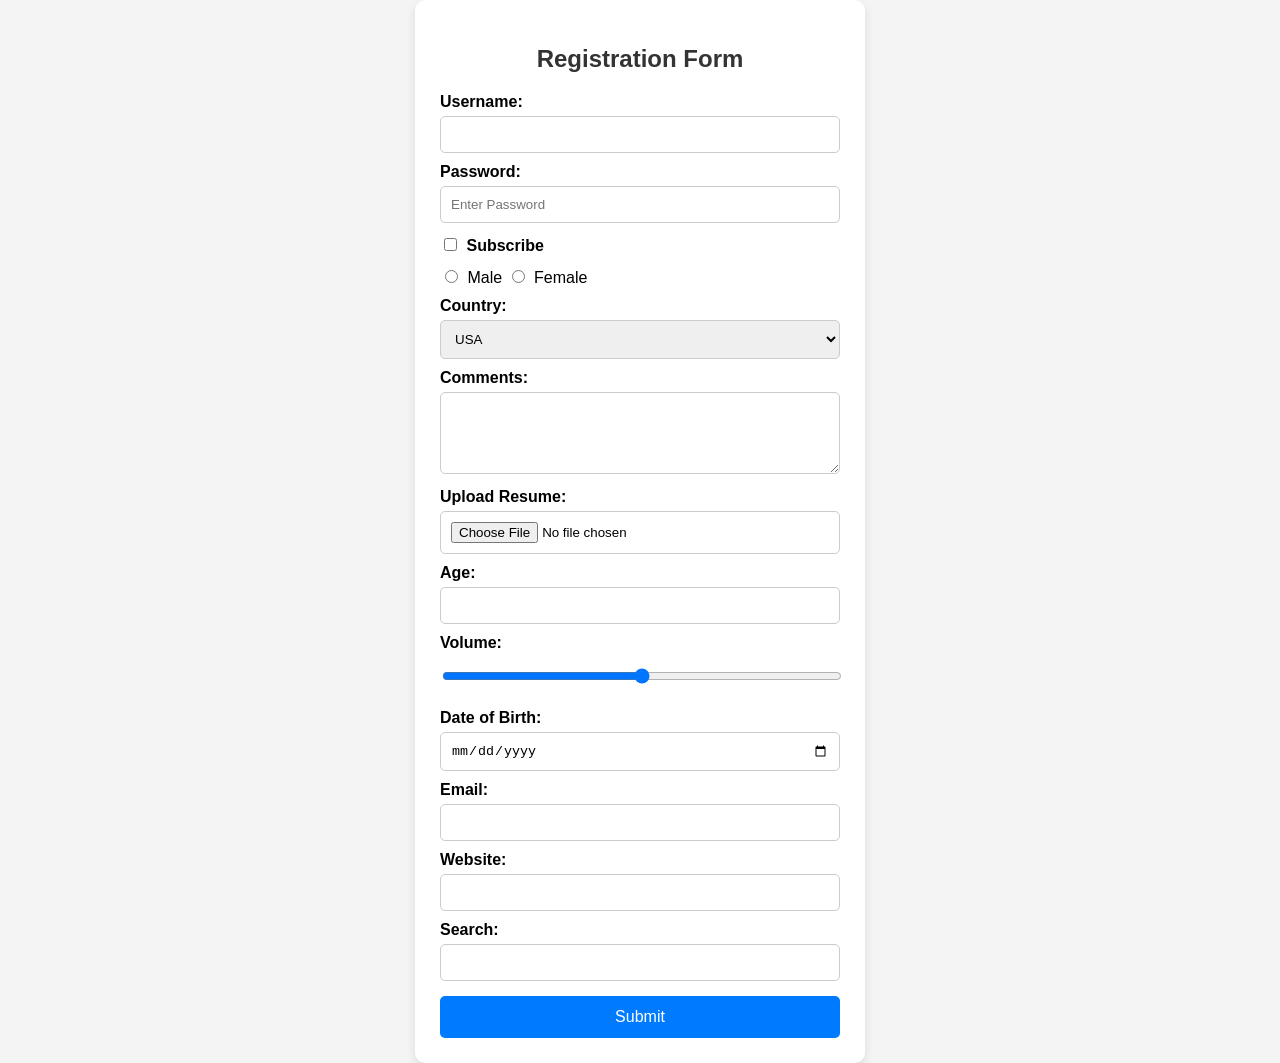
<file: index.html>
<!DOCTYPE html>
<html lang="en">

<head>
    <meta charset="UTF-8">
    <meta name="viewport" content="width=device-width, initial-scale=1.0">
    <title>Styled Form</title>

    <style>
        body {
            font-family: Arial, sans-serif;
            background: #f4f4f4;
            display: flex;
            justify-content: center;
            align-items: center;
            min-height: 100vh;
            margin: 0;
        }

        .form-container {
            background: #fff;
            padding: 25px;
            border-radius: 10px;
            box-shadow: 0 4px 10px rgba(0, 0, 0, 0.1);
            width: 400px;
        }

        h2 {
            text-align: center;
            margin-bottom: 20px;
            color: #333;
        }

        label {
            font-weight: bold;
            display: block;
            margin-top: 10px;
        }

        input,
        select,
        textarea {
            width: 100%;
            padding: 10px;
            margin-top: 5px;
            border: 1px solid #ccc;
            border-radius: 5px;
            box-sizing: border-box;
        }

        textarea {
            resize: vertical;
        }

        .inline {
            margin-top: 10px;
        }

        .inline input {
            width: auto;
            margin-right: 5px;
        }

        button {
            width: 100%;
            padding: 12px;
            margin-top: 15px;
            background: #007bff;
            color: white;
            border: none;
            border-radius: 5px;
            cursor: pointer;
            font-size: 16px;
        }

        button:hover {
            background: #0056b3;
        }
    </style>
</head>

<body>

    <div class="form-container">
        <h2>Registration Form</h2>

        <form action="/action.php" method="post">

            <label for="username">Username:</label>
            <input type="text" id="username" name="username">

            <label>Password:</label>
            <input type="password" name="password" placeholder="Enter Password">

            <div class="inline">
                <input type="checkbox" name="subscribe" value="yes">
                <label style="display:inline;">Subscribe</label>
            </div>

            <div class="inline">
                <input type="radio" name="gender" value="male"> Male
                <input type="radio" name="gender" value="female"> Female
            </div>

            <label>Country:</label>
            <select name="country">
                <option value="us">USA</option>
                <option value="ca">Canada</option>
                <option value="In">India</option>
            </select>

            <label>Comments:</label>
            <textarea name="comments" rows="4"></textarea>

            <label>Upload Resume:</label>
            <input type="file" name="resume">

            <label>Age:</label>
            <input type="number" name="age" min="18" max="100">

            <label>Volume:</label>
            <input type="range" name="volume" min="0" max="100">

            <label>Date of Birth:</label>
            <input type="date" name="dob">

            <label>Email:</label>
            <input type="email" name="email">

            <label>Website:</label>
            <input type="url" name="website">

            <label>Search:</label>
            <input type="search" name="query">

            <button type="submit">Submit</button>

        </form>
    </div>

</body>

</html>
</file>
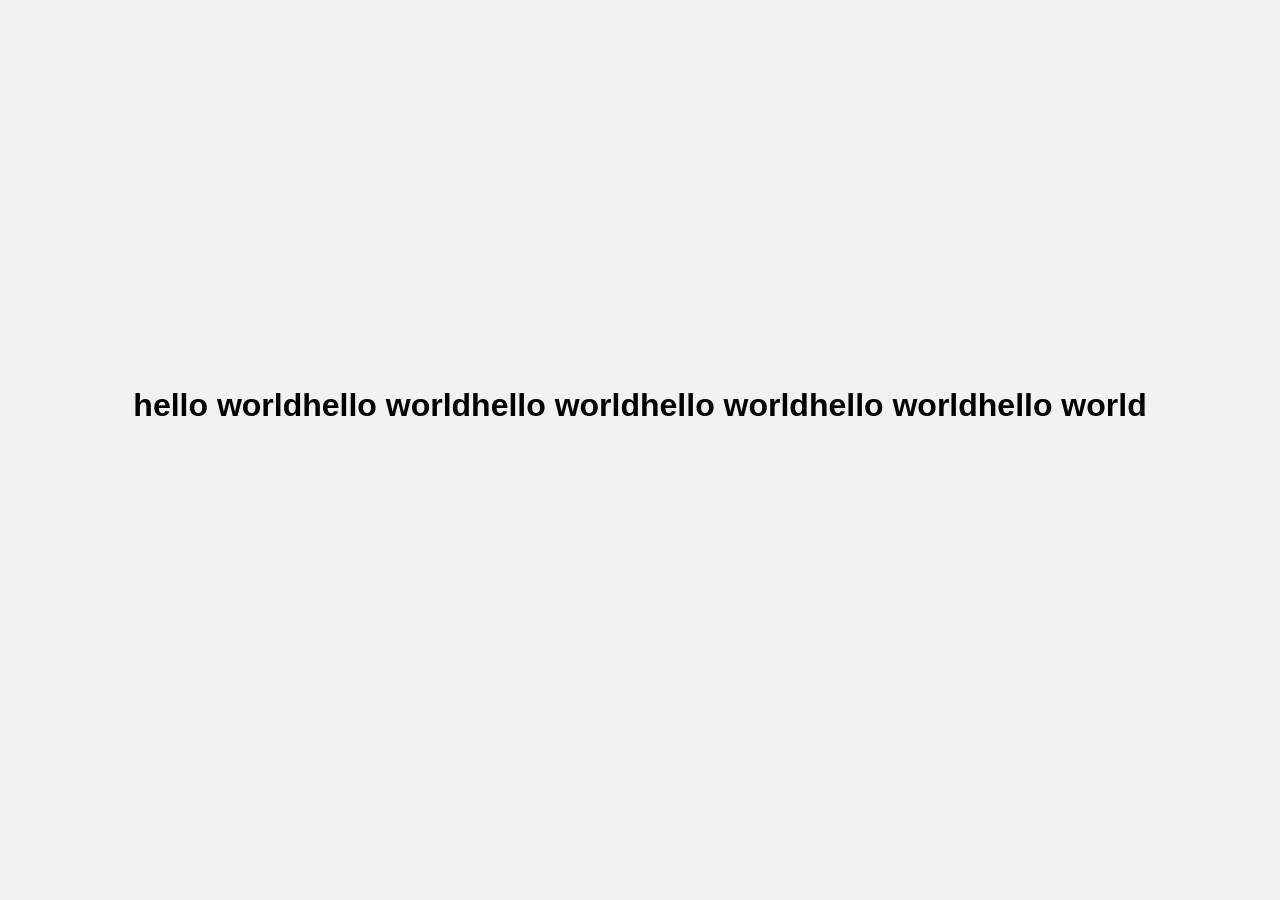
<file: index1.html>
<!DOCTYPE html>
<html lang="en">

<head>
    <meta charset="UTF-8">
    <meta name="viewport" content="width=device-width, initial-scale=1.0">
    <title>demo</title>
    <link rel="stylesheet" href="style.css">
</head>

<body>
    <h1>hello world</h1>
    <h1>hello world</h1>
    <h1>hello world</h1>
    <h1>hello world</h1>
    <h1>hello world</h1>
    <h1>hello world</h1>
</body>

</html>
</file>
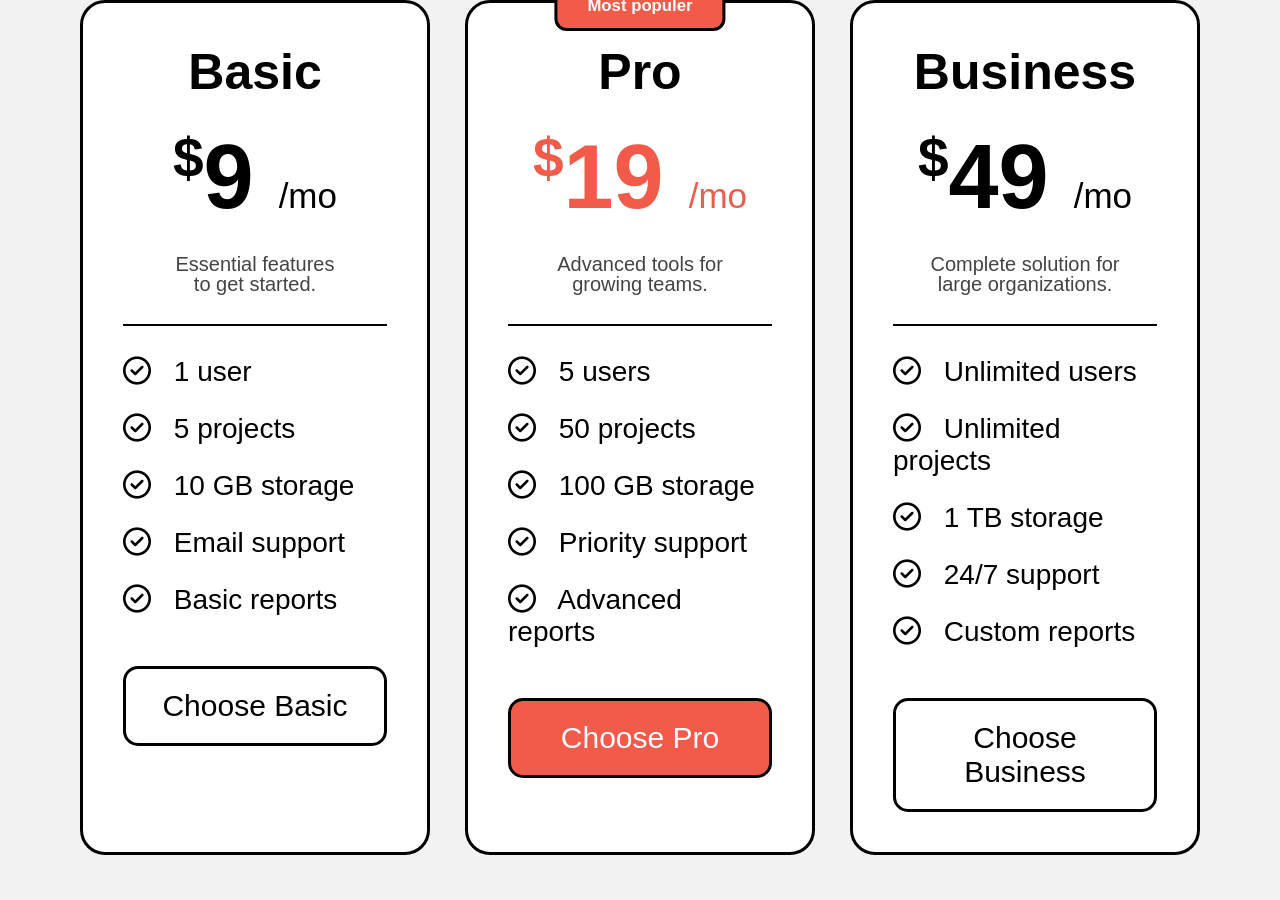
<file: index2.html>
<!DOCTYPE html>
<html>
<head>
    <title>Pricing Cards</title>
    <link rel="stylesheet" href="style1.css">

    <!-- Icons -->
    <link rel="stylesheet"
    href="https://cdnjs.cloudflare.com/ajax/libs/font-awesome/6.5.2/css/all.min.css">
</head>
<body>

    <div class="container">

        <!-- Basic -->
        <div class="card">
            <h2>Basic</h2>

            <div class="price">
                <span class="dollar">$</span>9
                <span class="month">/mo</span>
            </div>

            <p>
                Essential features<br>
                to get started.
            </p>

            <hr>

            <ul>
                <li><i class="fa-regular fa-circle-check"></i> 1 user</li>
                <li><i class="fa-regular fa-circle-check"></i> 5 projects</li>
                <li><i class="fa-regular fa-circle-check"></i> 10 GB storage</li>
                <li><i class="fa-regular fa-circle-check"></i> Email support</li>
                <li><i class="fa-regular fa-circle-check"></i> Basic reports</li>
            </ul>

            <button>Choose Basic</button>
        </div>

        <!-- Pro -->
        <div class="card pro">
            <div class="tag"><h6>Most populer</h6></div>

            <h2>Pro</h2>

            <div class="price red">
                <span class="dollar">$</span>19
                <span class="month">/mo</span>
            </div>

            <p>
                Advanced tools for<br>
                growing teams.
            </p>

            <hr>

            <ul>
                <li><i class="fa-regular fa-circle-check"></i> 5 users</li>
                <li><i class="fa-regular fa-circle-check"></i> 50 projects</li>
                <li><i class="fa-regular fa-circle-check"></i> 100 GB storage</li>
                <li><i class="fa-regular fa-circle-check"></i> Priority support</li>
                <li><i class="fa-regular fa-circle-check"></i> Advanced reports</li>
            </ul>

            <button class="btn-red">Choose Pro</button>
        </div>

        <!-- Business -->
        <div class="card">
            <h2>Business</h2>

            <div class="price">
                <span class="dollar">$</span>49
                <span class="month">/mo</span>
            </div>

            <p>
                Complete solution for<br>
                large organizations.
            </p>

            <hr>

            <ul>
                <li><i class="fa-regular fa-circle-check"></i> Unlimited users</li>
                <li><i class="fa-regular fa-circle-check"></i> Unlimited projects</li>
                <li><i class="fa-regular fa-circle-check"></i> 1 TB storage</li>
                <li><i class="fa-regular fa-circle-check"></i> 24/7 support</li>
                <li><i class="fa-regular fa-circle-check"></i> Custom reports</li>
            </ul>

            <button>Choose Business</button>
        </div>

    </div>

</body>
</html>
</file>
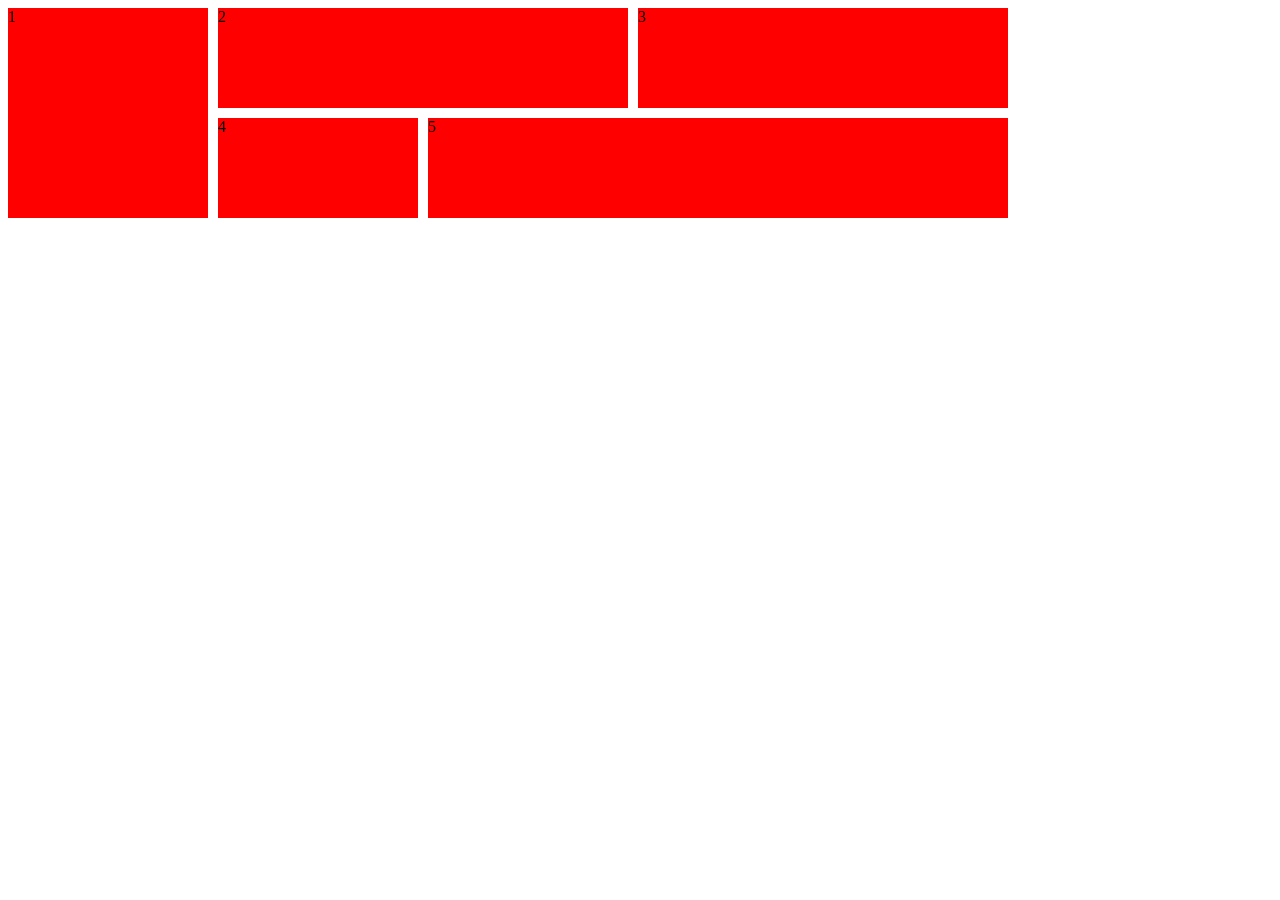
<file: index4.html>
<!DOCTYPE html>
<html lang="en">

<head>
    <meta charset="UTF-8">
    <meta name="viewport" content="width=device-width, initial-scale=1.0">
    <title>Document</title>
    <link rel="stylesheet" href="style3.css">
</head>

<body>
    <div class="main">
        <div class="a" style="grid-area: box-1;">1</div>
        <div class="b" style="grid-area: box-2;">2</div>
        <div class="c" style="grid-area: box-3;">3</div>
        <div class="d" style="grid-area: box-4;">4</div>
        <div class="c" style="grid-area: box-5;">5</div>
    </div>
</body>

</html>
</file>
<file: style.css>
*{
    margin:0;
    padding:0;
    box-sizing:border-box;
    font-family:Arial, sans-serif;
}

body{
    background:#f2f2f2;
    display:flex;
    justify-content:center;
    align-items:center;
    min-height:90vh;
}

.container{
    display:flex;
    gap:35px;
}

.card{
    width:350px;
    background:white;
    border:3px solid black;
    border-radius:25px;
    padding:40px;
    position:relative;
}

.card h2{
    text-align:center;
    font-size:50px;
    margin-bottom:25px;
}

.price{
    text-align:center;
    font-size:90px;
    font-weight:bold;
}

.red{
    color:#f25b4a;
}

.dollar{
    font-size:55px;
    vertical-align:top;
}

.month{
    font-size:35px;
    font-weight:normal;
}

.card p{
    text-align:center;
    font-size:20px;
    color:#444;
    margin:25px 0;
    line-height:20px;
}

hr{
    margin:30px 0;
    border:1px solid black;
}

ul{
    list-style:none;
}

ul li{
    font-size:28px;
    margin:25px 0;
}

ul i{
    margin-right:15px;
}

button{
    width:100%;
    padding:20px;
    font-size:30px;
    border:3px solid black;
    border-radius:15px;
    background:white;
    margin-top:25px;
    cursor:pointer;
}

.btn-red{
    background:#f25b4a;
    color:white;
}

.tag{
    position:absolute;
    top:-22px;
    left:50%;
    transform:translateX(-50%);
    background:#f25b4a;
    color:white;
    padding:12px 30px;
    border:3px solid black;
    border-radius:12px;
    font-size:25px;
    font-weight:bold;
}
</file>
<file: style1.css>
*{
    margin:0;
    padding:0;
    box-sizing:border-box;
    font-family:Arial, sans-serif;
}

body{
    background:#f2f2f2;
    display:flex;
    justify-content:center;
    align-items:center;
    min-height:90vh;
}

.container{
    display:flex;
    gap:35px;
}

.card{
    width:350px;
    background:white;
    border:3px solid black;
    border-radius:25px;
    padding:40px;
    position:relative;
}

.card h2{
    text-align:center;
    font-size:50px;
    margin-bottom:25px;
}

.price{
    text-align:center;
    font-size:90px;
    font-weight:bold;
}

.red{
    color:#f25b4a;
}

.dollar{
    font-size:55px;
    vertical-align:top;
}

.month{
    font-size:35px;
    font-weight:normal;
}

.card p{
    text-align:center;
    font-size:20px;
    color:#444;
    margin:25px 0;
    line-height:20px;
}

hr{
    margin:30px 0;
    border:1px solid black;
}

ul{
    list-style:none;
}

ul li{
    font-size:28px;
    margin:25px 0;
}

ul i{
    margin-right:15px;
}

button{
    width:100%;
    padding:20px;
    font-size:30px;
    border:3px solid black;
    border-radius:15px;
    background:white;
    margin-top:25px;
    cursor:pointer;
}

.btn-red{
    background:#f25b4a;
    color:white;
}

.tag{
    position:absolute;
    top:-22px;
    left:50%;
    transform:translateX(-50%);
    background:#f25b4a;
    color:white;
    padding:12px 30px;
    border:3px solid black;
    border-radius:12px;
    font-size:25px;
    font-weight:bold;
}
</file>
<file: style3.css>
.main {
    display: grid;
    grid-template-columns: 200px 200px 200px;
    grid-template-rows: 100px 100px;
    gap: 10px;
    grid-template-areas:
        "box-1 box-2 box-2 box-3"
        "box-1 box-4 box-5 box-5";
    height: 200px;
    width: 1000px;
}

.a,
.b,
.c,
.d {
    background-color: red;
    color: black;
    height: auto;
    width: auto;
}
</file>
